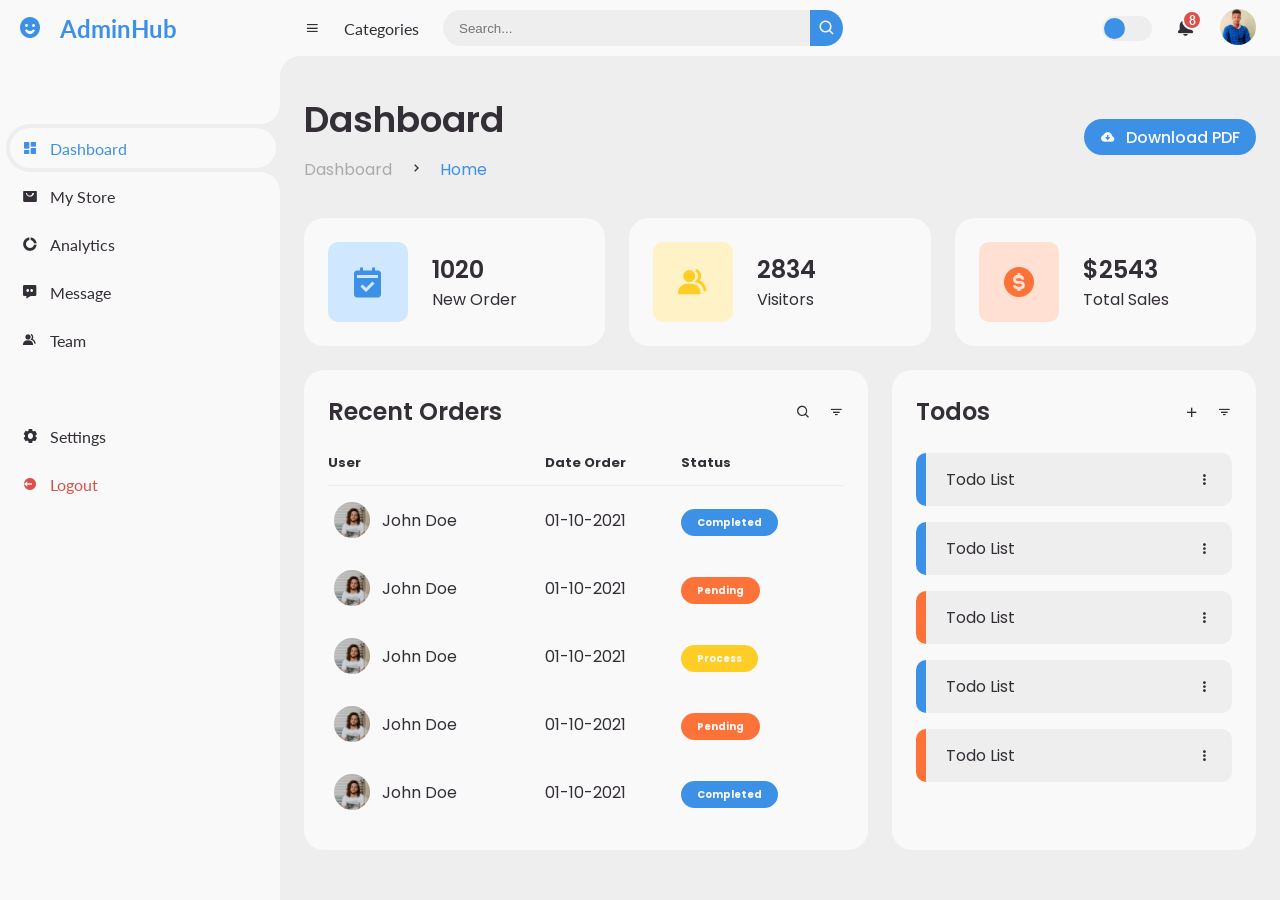
<file: adminhub-master/index.html>
<!DOCTYPE html>
<html lang="en">
<head>
	<meta charset="UTF-8">
	<meta name="viewport" content="width=device-width, initial-scale=1.0">

	<!-- Boxicons -->
	<link href='https://unpkg.com/boxicons@2.0.9/css/boxicons.min.css' rel='stylesheet'>
	<!-- My CSS -->
	<link rel="stylesheet" href="style.css">

	<title>AdminHub</title>
</head>
<body>


	<!-- SIDEBAR -->
	<section id="sidebar">
		<a href="#" class="brand">
			<i class='bx bxs-smile'></i>
			<span class="text">AdminHub</span>
		</a>
		<ul class="side-menu top">
			<li class="active">
				<a href="#">
					<i class='bx bxs-dashboard' ></i>
					<span class="text">Dashboard</span>
				</a>
			</li>
			<li>
				<a href="#">
					<i class='bx bxs-shopping-bag-alt' ></i>
					<span class="text">My Store</span>
				</a>
			</li>
			<li>
				<a href="#">
					<i class='bx bxs-doughnut-chart' ></i>
					<span class="text">Analytics</span>
				</a>
			</li>
			<li>
				<a href="#">
					<i class='bx bxs-message-dots' ></i>
					<span class="text">Message</span>
				</a>
			</li>
			<li>
				<a href="#">
					<i class='bx bxs-group' ></i>
					<span class="text">Team</span>
				</a>
			</li>
		</ul>
		<ul class="side-menu">
			<li>
				<a href="#">
					<i class='bx bxs-cog' ></i>
					<span class="text">Settings</span>
				</a>
			</li>
			<li>
				<a href="#" class="logout">
					<i class='bx bxs-log-out-circle' ></i>
					<span class="text">Logout</span>
				</a>
			</li>
		</ul>
	</section>
	<!-- SIDEBAR -->



	<!-- CONTENT -->
	<section id="content">
		<!-- NAVBAR -->
		<nav>
			<i class='bx bx-menu' ></i>
			<a href="#" class="nav-link">Categories</a>
			<form action="#">
				<div class="form-input">
					<input type="search" placeholder="Search...">
					<button type="submit" class="search-btn"><i class='bx bx-search' ></i></button>
				</div>
			</form>
			<input type="checkbox" id="switch-mode" hidden>
			<label for="switch-mode" class="switch-mode"></label>
			<a href="#" class="notification">
				<i class='bx bxs-bell' ></i>
				<span class="num">8</span>
			</a>
			<a href="#" class="profile">
				<img src="img/photo_2024-03-19_12-26-22.jpg">
			</a>
		</nav>
		<!-- NAVBAR -->

		<!-- MAIN -->
		<main>
			<div class="head-title">
				<div class="left">
					<h1>Dashboard</h1>
					<ul class="breadcrumb">
						<li>
							<a href="#">Dashboard</a>
						</li>
						<li><i class='bx bx-chevron-right' ></i></li>
						<li>
							<a class="active" href="#">Home</a>
						</li>
					</ul>
				</div>
				<a href="#" class="btn-download">
					<i class='bx bxs-cloud-download' ></i>
					<span class="text">Download PDF</span>
				</a>
			</div>

			<ul class="box-info">
				<li>
					<i class='bx bxs-calendar-check' ></i>
					<span class="text">
						<h3>1020</h3>
						<p>New Order</p>
					</span>
				</li>
				<li>
					<i class='bx bxs-group' ></i>
					<span class="text">
						<h3>2834</h3>
						<p>Visitors</p>
					</span>
				</li>
				<li>
					<i class='bx bxs-dollar-circle' ></i>
					<span class="text">
						<h3>$2543</h3>
						<p>Total Sales</p>
					</span>
				</li>
			</ul>


			<div class="table-data">
				<div class="order">
					<div class="head">
						<h3>Recent Orders</h3>
						<i class='bx bx-search' ></i>
						<i class='bx bx-filter' ></i>
					</div>
					<table>
						<thead>
							<tr>
								<th>User</th>
								<th>Date Order</th>
								<th>Status</th>
							</tr>
						</thead>
						<tbody>
							<tr>
								<td>
									<img src="img/people.png">
									<p>John Doe</p>
								</td>
								<td>01-10-2021</td>
								<td><span class="status completed">Completed</span></td>
							</tr>
							<tr>
								<td>
									<img src="img/people.png">
									<p>John Doe</p>
								</td>
								<td>01-10-2021</td>
								<td><span class="status pending">Pending</span></td>
							</tr>
							<tr>
								<td>
									<img src="img/people.png">
									<p>John Doe</p>
								</td>
								<td>01-10-2021</td>
								<td><span class="status process">Process</span></td>
							</tr>
							<tr>
								<td>
									<img src="img/people.png">
									<p>John Doe</p>
								</td>
								<td>01-10-2021</td>
								<td><span class="status pending">Pending</span></td>
							</tr>
							<tr>
								<td>
									<img src="img/people.png">
									<p>John Doe</p>
								</td>
								<td>01-10-2021</td>
								<td><span class="status completed">Completed</span></td>
							</tr>
						</tbody>
					</table>
				</div>
				<div class="todo">
					<div class="head">
						<h3>Todos</h3>
						<i class='bx bx-plus' ></i>
						<i class='bx bx-filter' ></i>
					</div>
					<ul class="todo-list">
						<li class="completed">
							<p>Todo List</p>
							<i class='bx bx-dots-vertical-rounded' ></i>
						</li>
						<li class="completed">
							<p>Todo List</p>
							<i class='bx bx-dots-vertical-rounded' ></i>
						</li>
						<li class="not-completed">
							<p>Todo List</p>
							<i class='bx bx-dots-vertical-rounded' ></i>
						</li>
						<li class="completed">
							<p>Todo List</p>
							<i class='bx bx-dots-vertical-rounded' ></i>
						</li>
						<li class="not-completed">
							<p>Todo List</p>
							<i class='bx bx-dots-vertical-rounded' ></i>
						</li>
					</ul>
				</div>
			</div>
		</main>
		<!-- MAIN -->
	</section>
	<!-- CONTENT -->
	

	<script src="script.js"></script>
</body>
</html>
</file>
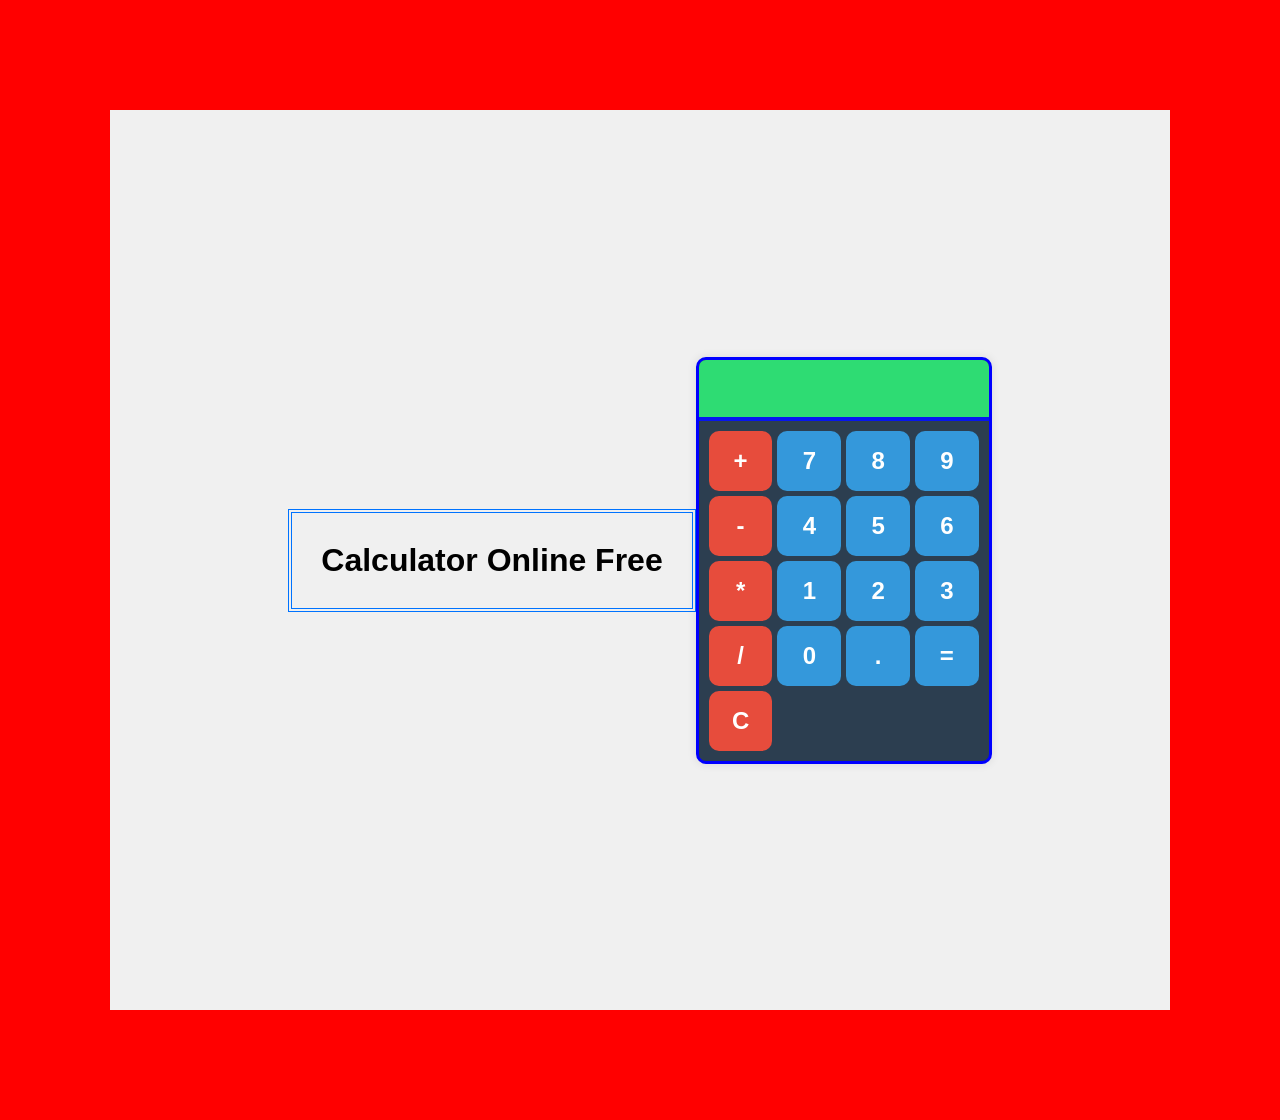
<file: 127.0.0.15500/calculator/index.html>
<!DOCTYPE html>
<html lang="en">

<head>
    <meta charset="UTF-8">
    <meta name="viewport" content="width=device-width, initial-scale=1.0">
    <title>Document</title>
    <link rel="stylesheet" href="style.css">
</head>

<body style="border: 110px solid red;">
    <h1 style="padding: 29px; border: 4px double rgb(0, 115, 255);">Calculator Online Free</h1>
    <br>

    <div id="calculator" style="border: 3px solid blue;">
        <input style="background-color: rgb(46, 220, 115); color: black; border-bottom: 4px solid rgb(7, 22, 240);" type="text" id="display" readonly>
        <div id="keys">
            <button class="operator-btn" onclick="appendToDisplay('+') ">+</button>
            <button onclick="appendToDisplay('7')">7</button>
            <button onclick="appendToDisplay('8')">8</button>
            <button onclick="appendToDisplay('9')">9</button>
            <button class="operator-btn" onclick="appendToDisplay('-')">-</button>
            <button onclick="appendToDisplay('4') ">4</button>
            <button onclick="appendToDisplay('5')">5</button>
            <button onclick="appendToDisplay('6')">6</button>
            <button class="operator-btn" onclick="appendToDisplay('*')">*</button>
            <button onclick="appendToDisplay('1')">1</button>
            <button onclick="appendToDisplay('2')">2</button>
            <button onclick="appendToDisplay('3')">3</button>
            <button class="operator-btn" onclick="appendToDisplay('/')">/</button>
            <button onclick="appendToDisplay('0')">0</button>
            <button onclick="appendToDisplay('.')">.</button>
            <button onclick="calculate()">=</button>
            <button class="operator-btn" onclick="clearDisplay()">C</button>
        </div>
    </div>
    <script src="index.js"></script>

    <!-- Code injected by live-server -->
    <script>
        // <![CDATA[  <-- For SVG support
        if ('WebSocket' in window) {
            (function() {
                function refreshCSS() {
                    var sheets = [].slice.call(document.getElementsByTagName("link"));
                    var head = document.getElementsByTagName("head")[0];
                    for (var i = 0; i < sheets.length; ++i) {
                        var elem = sheets[i];
                        var parent = elem.parentElement || head;
                        parent.removeChild(elem);
                        var rel = elem.rel;
                        if (elem.href && typeof rel != "string" || rel.length == 0 || rel.toLowerCase() == "stylesheet") {
                            var url = elem.href.replace(/(&|\?)_cacheOverride=\d+/, '');
                            elem.href = url + (url.indexOf('?') >= 0 ? '&' : '?') + '_cacheOverride=' + (new Date().valueOf());
                        }
                        parent.appendChild(elem);
                    }
                }
                var protocol = window.location.protocol === 'http:' ? 'ws://' : 'wss://';
                var address = protocol + window.location.host + window.location.pathname + '/ws';
                var socket = new WebSocket(address);
                socket.onmessage = function(msg) {
                    if (msg.data == 'reload') window.location.reload();
                    else if (msg.data == 'refreshcss') refreshCSS();
                };
                if (sessionStorage && !sessionStorage.getItem('IsThisFirstTime_Log_From_LiveServer')) {
                    console.log('Live reload enabled.');
                    sessionStorage.setItem('IsThisFirstTime_Log_From_LiveServer', true);
                }
            })();
        } else {
            console.error('Upgrade your browser. This Browser is NOT supported WebSocket for Live-Reloading.');
        }
        // ]]>
    </script>
</body>

</html>
</file>
<file: adminhub-master/style.css>
@import url('https://fonts.googleapis.com/css2?family=Lato:wght@400;700&family=Poppins:wght@400;500;600;700&display=swap');

* {
	margin: 0;
	padding: 0;
	box-sizing: border-box;
}

a {
	text-decoration: none;
}

li {
	list-style: none;
}

:root {
	--poppins: 'Poppins', sans-serif;
	--lato: 'Lato', sans-serif;

	--light: #F9F9F9;
	--blue: #3C91E6;
	--light-blue: #CFE8FF;
	--grey: #eee;
	--dark-grey: #AAAAAA;
	--dark: #342E37;
	--red: #DB504A;
	--yellow: #FFCE26;
	--light-yellow: #FFF2C6;
	--orange: #FD7238;
	--light-orange: #FFE0D3;
}

html {
	overflow-x: hidden;
}

body.dark {
	--light: #0C0C1E;
	--grey: #060714;
	--dark: #FBFBFB;
}

body {
	background: var(--grey);
	overflow-x: hidden;
}





/* SIDEBAR */
#sidebar {
	position: fixed;
	top: 0;
	left: 0;
	width: 280px;
	height: 100%;
	background: var(--light);
	z-index: 2000;
	font-family: var(--lato);
	transition: .3s ease;
	overflow-x: hidden;
	scrollbar-width: none;
}
#sidebar::--webkit-scrollbar {
	display: none;
}
#sidebar.hide {
	width: 60px;
}
#sidebar .brand {
	font-size: 24px;
	font-weight: 700;
	height: 56px;
	display: flex;
	align-items: center;
	color: var(--blue);
	position: sticky;
	top: 0;
	left: 0;
	background: var(--light);
	z-index: 500;
	padding-bottom: 20px;
	box-sizing: content-box;
}
#sidebar .brand .bx {
	min-width: 60px;
	display: flex;
	justify-content: center;
}
#sidebar .side-menu {
	width: 100%;
	margin-top: 48px;
}
#sidebar .side-menu li {
	height: 48px;
	background: transparent;
	margin-left: 6px;
	border-radius: 48px 0 0 48px;
	padding: 4px;
}
#sidebar .side-menu li.active {
	background: var(--grey);
	position: relative;
}
#sidebar .side-menu li.active::before {
	content: '';
	position: absolute;
	width: 40px;
	height: 40px;
	border-radius: 50%;
	top: -40px;
	right: 0;
	box-shadow: 20px 20px 0 var(--grey);
	z-index: -1;
}
#sidebar .side-menu li.active::after {
	content: '';
	position: absolute;
	width: 40px;
	height: 40px;
	border-radius: 50%;
	bottom: -40px;
	right: 0;
	box-shadow: 20px -20px 0 var(--grey);
	z-index: -1;
}
#sidebar .side-menu li a {
	width: 100%;
	height: 100%;
	background: var(--light);
	display: flex;
	align-items: center;
	border-radius: 48px;
	font-size: 16px;
	color: var(--dark);
	white-space: nowrap;
	overflow-x: hidden;
}
#sidebar .side-menu.top li.active a {
	color: var(--blue);
}
#sidebar.hide .side-menu li a {
	width: calc(48px - (4px * 2));
	transition: width .3s ease;
}
#sidebar .side-menu li a.logout {
	color: var(--red);
}
#sidebar .side-menu.top li a:hover {
	color: var(--blue);
}
#sidebar .side-menu li a .bx {
	min-width: calc(60px  - ((4px + 6px) * 2));
	display: flex;
	justify-content: center;
}
/* SIDEBAR */





/* CONTENT */
#content {
	position: relative;
	width: calc(100% - 280px);
	left: 280px;
	transition: .3s ease;
}
#sidebar.hide ~ #content {
	width: calc(100% - 60px);
	left: 60px;
}




/* NAVBAR */
#content nav {
	height: 56px;
	background: var(--light);
	padding: 0 24px;
	display: flex;
	align-items: center;
	grid-gap: 24px;
	font-family: var(--lato);
	position: sticky;
	top: 0;
	left: 0;
	z-index: 1000;
}
#content nav::before {
	content: '';
	position: absolute;
	width: 40px;
	height: 40px;
	bottom: -40px;
	left: 0;
	border-radius: 50%;
	box-shadow: -20px -20px 0 var(--light);
}
#content nav a {
	color: var(--dark);
}
#content nav .bx.bx-menu {
	cursor: pointer;
	color: var(--dark);
}
#content nav .nav-link {
	font-size: 16px;
	transition: .3s ease;
}
#content nav .nav-link:hover {
	color: var(--blue);
}
#content nav form {
	max-width: 400px;
	width: 100%;
	margin-right: auto;
}
#content nav form .form-input {
	display: flex;
	align-items: center;
	height: 36px;
}
#content nav form .form-input input {
	flex-grow: 1;
	padding: 0 16px;
	height: 100%;
	border: none;
	background: var(--grey);
	border-radius: 36px 0 0 36px;
	outline: none;
	width: 100%;
	color: var(--dark);
}
#content nav form .form-input button {
	width: 36px;
	height: 100%;
	display: flex;
	justify-content: center;
	align-items: center;
	background: var(--blue);
	color: var(--light);
	font-size: 18px;
	border: none;
	outline: none;
	border-radius: 0 36px 36px 0;
	cursor: pointer;
}
#content nav .notification {
	font-size: 20px;
	position: relative;
}
#content nav .notification .num {
	position: absolute;
	top: -6px;
	right: -6px;
	width: 20px;
	height: 20px;
	border-radius: 50%;
	border: 2px solid var(--light);
	background: var(--red);
	color: var(--light);
	font-weight: 700;
	font-size: 12px;
	display: flex;
	justify-content: center;
	align-items: center;
}
#content nav .profile img {
	width: 36px;
	height: 36px;
	object-fit: cover;
	border-radius: 50%;
}
#content nav .switch-mode {
	display: block;
	min-width: 50px;
	height: 25px;
	border-radius: 25px;
	background: var(--grey);
	cursor: pointer;
	position: relative;
}
#content nav .switch-mode::before {
	content: '';
	position: absolute;
	top: 2px;
	left: 2px;
	bottom: 2px;
	width: calc(25px - 4px);
	background: var(--blue);
	border-radius: 50%;
	transition: all .3s ease;
}
#content nav #switch-mode:checked + .switch-mode::before {
	left: calc(100% - (25px - 4px) - 2px);
}
/* NAVBAR */





/* MAIN */
#content main {
	width: 100%;
	padding: 36px 24px;
	font-family: var(--poppins);
	max-height: calc(100vh - 56px);
	overflow-y: auto;
}
#content main .head-title {
	display: flex;
	align-items: center;
	justify-content: space-between;
	grid-gap: 16px;
	flex-wrap: wrap;
}
#content main .head-title .left h1 {
	font-size: 36px;
	font-weight: 600;
	margin-bottom: 10px;
	color: var(--dark);
}
#content main .head-title .left .breadcrumb {
	display: flex;
	align-items: center;
	grid-gap: 16px;
}
#content main .head-title .left .breadcrumb li {
	color: var(--dark);
}
#content main .head-title .left .breadcrumb li a {
	color: var(--dark-grey);
	pointer-events: none;
}
#content main .head-title .left .breadcrumb li a.active {
	color: var(--blue);
	pointer-events: unset;
}
#content main .head-title .btn-download {
	height: 36px;
	padding: 0 16px;
	border-radius: 36px;
	background: var(--blue);
	color: var(--light);
	display: flex;
	justify-content: center;
	align-items: center;
	grid-gap: 10px;
	font-weight: 500;
}




#content main .box-info {
	display: grid;
	grid-template-columns: repeat(auto-fit, minmax(240px, 1fr));
	grid-gap: 24px;
	margin-top: 36px;
}
#content main .box-info li {
	padding: 24px;
	background: var(--light);
	border-radius: 20px;
	display: flex;
	align-items: center;
	grid-gap: 24px;
}
#content main .box-info li .bx {
	width: 80px;
	height: 80px;
	border-radius: 10px;
	font-size: 36px;
	display: flex;
	justify-content: center;
	align-items: center;
}
#content main .box-info li:nth-child(1) .bx {
	background: var(--light-blue);
	color: var(--blue);
}
#content main .box-info li:nth-child(2) .bx {
	background: var(--light-yellow);
	color: var(--yellow);
}
#content main .box-info li:nth-child(3) .bx {
	background: var(--light-orange);
	color: var(--orange);
}
#content main .box-info li .text h3 {
	font-size: 24px;
	font-weight: 600;
	color: var(--dark);
}
#content main .box-info li .text p {
	color: var(--dark);	
}





#content main .table-data {
	display: flex;
	flex-wrap: wrap;
	grid-gap: 24px;
	margin-top: 24px;
	width: 100%;
	color: var(--dark);
}
#content main .table-data > div {
	border-radius: 20px;
	background: var(--light);
	padding: 24px;
	overflow-x: auto;
}
#content main .table-data .head {
	display: flex;
	align-items: center;
	grid-gap: 16px;
	margin-bottom: 24px;
}
#content main .table-data .head h3 {
	margin-right: auto;
	font-size: 24px;
	font-weight: 600;
}
#content main .table-data .head .bx {
	cursor: pointer;
}

#content main .table-data .order {
	flex-grow: 1;
	flex-basis: 500px;
}
#content main .table-data .order table {
	width: 100%;
	border-collapse: collapse;
}
#content main .table-data .order table th {
	padding-bottom: 12px;
	font-size: 13px;
	text-align: left;
	border-bottom: 1px solid var(--grey);
}
#content main .table-data .order table td {
	padding: 16px 0;
}
#content main .table-data .order table tr td:first-child {
	display: flex;
	align-items: center;
	grid-gap: 12px;
	padding-left: 6px;
}
#content main .table-data .order table td img {
	width: 36px;
	height: 36px;
	border-radius: 50%;
	object-fit: cover;
}
#content main .table-data .order table tbody tr:hover {
	background: var(--grey);
}
#content main .table-data .order table tr td .status {
	font-size: 10px;
	padding: 6px 16px;
	color: var(--light);
	border-radius: 20px;
	font-weight: 700;
}
#content main .table-data .order table tr td .status.completed {
	background: var(--blue);
}
#content main .table-data .order table tr td .status.process {
	background: var(--yellow);
}
#content main .table-data .order table tr td .status.pending {
	background: var(--orange);
}


#content main .table-data .todo {
	flex-grow: 1;
	flex-basis: 300px;
}
#content main .table-data .todo .todo-list {
	width: 100%;
}
#content main .table-data .todo .todo-list li {
	width: 100%;
	margin-bottom: 16px;
	background: var(--grey);
	border-radius: 10px;
	padding: 14px 20px;
	display: flex;
	justify-content: space-between;
	align-items: center;
}
#content main .table-data .todo .todo-list li .bx {
	cursor: pointer;
}
#content main .table-data .todo .todo-list li.completed {
	border-left: 10px solid var(--blue);
}
#content main .table-data .todo .todo-list li.not-completed {
	border-left: 10px solid var(--orange);
}
#content main .table-data .todo .todo-list li:last-child {
	margin-bottom: 0;
}
/* MAIN */
/* CONTENT */









@media screen and (max-width: 768px) {
	#sidebar {
		width: 200px;
	}

	#content {
		width: calc(100% - 60px);
		left: 200px;
	}

	#content nav .nav-link {
		display: none;
	}
}






@media screen and (max-width: 576px) {
	#content nav form .form-input input {
		display: none;
	}

	#content nav form .form-input button {
		width: auto;
		height: auto;
		background: transparent;
		border-radius: none;
		color: var(--dark);
	}

	#content nav form.show .form-input input {
		display: block;
		width: 100%;
	}
	#content nav form.show .form-input button {
		width: 36px;
		height: 100%;
		border-radius: 0 36px 36px 0;
		color: var(--light);
		background: var(--red);
	}

	#content nav form.show ~ .notification,
	#content nav form.show ~ .profile {
		display: none;
	}

	#content main .box-info {
		grid-template-columns: 1fr;
	}

	#content main .table-data .head {
		min-width: 420px;
	}
	#content main .table-data .order table {
		min-width: 420px;
	}
	#content main .table-data .todo .todo-list {
		min-width: 420px;
	}
}
</file>
<file: 127.0.0.15500/calculator/style.css>
body {
    margin: 0;
    display: flex;
    justify-content: center;
    align-items: center;
    height: 100vh;
    background-color: #f0f0f0;
    font-family: Arial, sans-serif;
}

#calculator {
    background-color: #2c3e50;
    border-radius: 10px;
    max-width: 290px;
    max-height: 500px;
    /* Adjusted max-width */
    overflow: hidden;
    box-shadow: 0 0 10px rgba(0, 0, 0, 0.1);
}

#display {
    width: 100%;
    padding: 10px;
    font-size: 2rem;
    text-align: left;
    border: none;
    background-color: #2e4053;
    /* Updated background color */
    color: white;
    outline: none;
}

#keys {
    display: grid;
    grid-template-columns: repeat(4, 1fr);
    gap: 5px;
    /* Reduced gap */
    padding: 10px;
}

button {
    width: 100%;
    height: 60px;
    /* Adjusted button height */
    border-radius: 10px;
    border: none;
    background-color: #3498db;
    color: #ffffff;
    font-size: 1.5rem;
    font-weight: bold;
    cursor: pointer;
    transition: background-color 0.3s ease;
}

button.operator-btn {
    height: 60px;
    /* Adjusted height for operators to match numbers */
}

button:hover {
    background-color: #2980b9;
}

button:active {
    background-color: #1f618d;
}

.operator-btn {
    background-color: #e74c3c;
}

.operator-btn:hover {
    background-color: #c0392b;
}

.operator-btn:active {
    background-color: #922b21;
}
</file>
